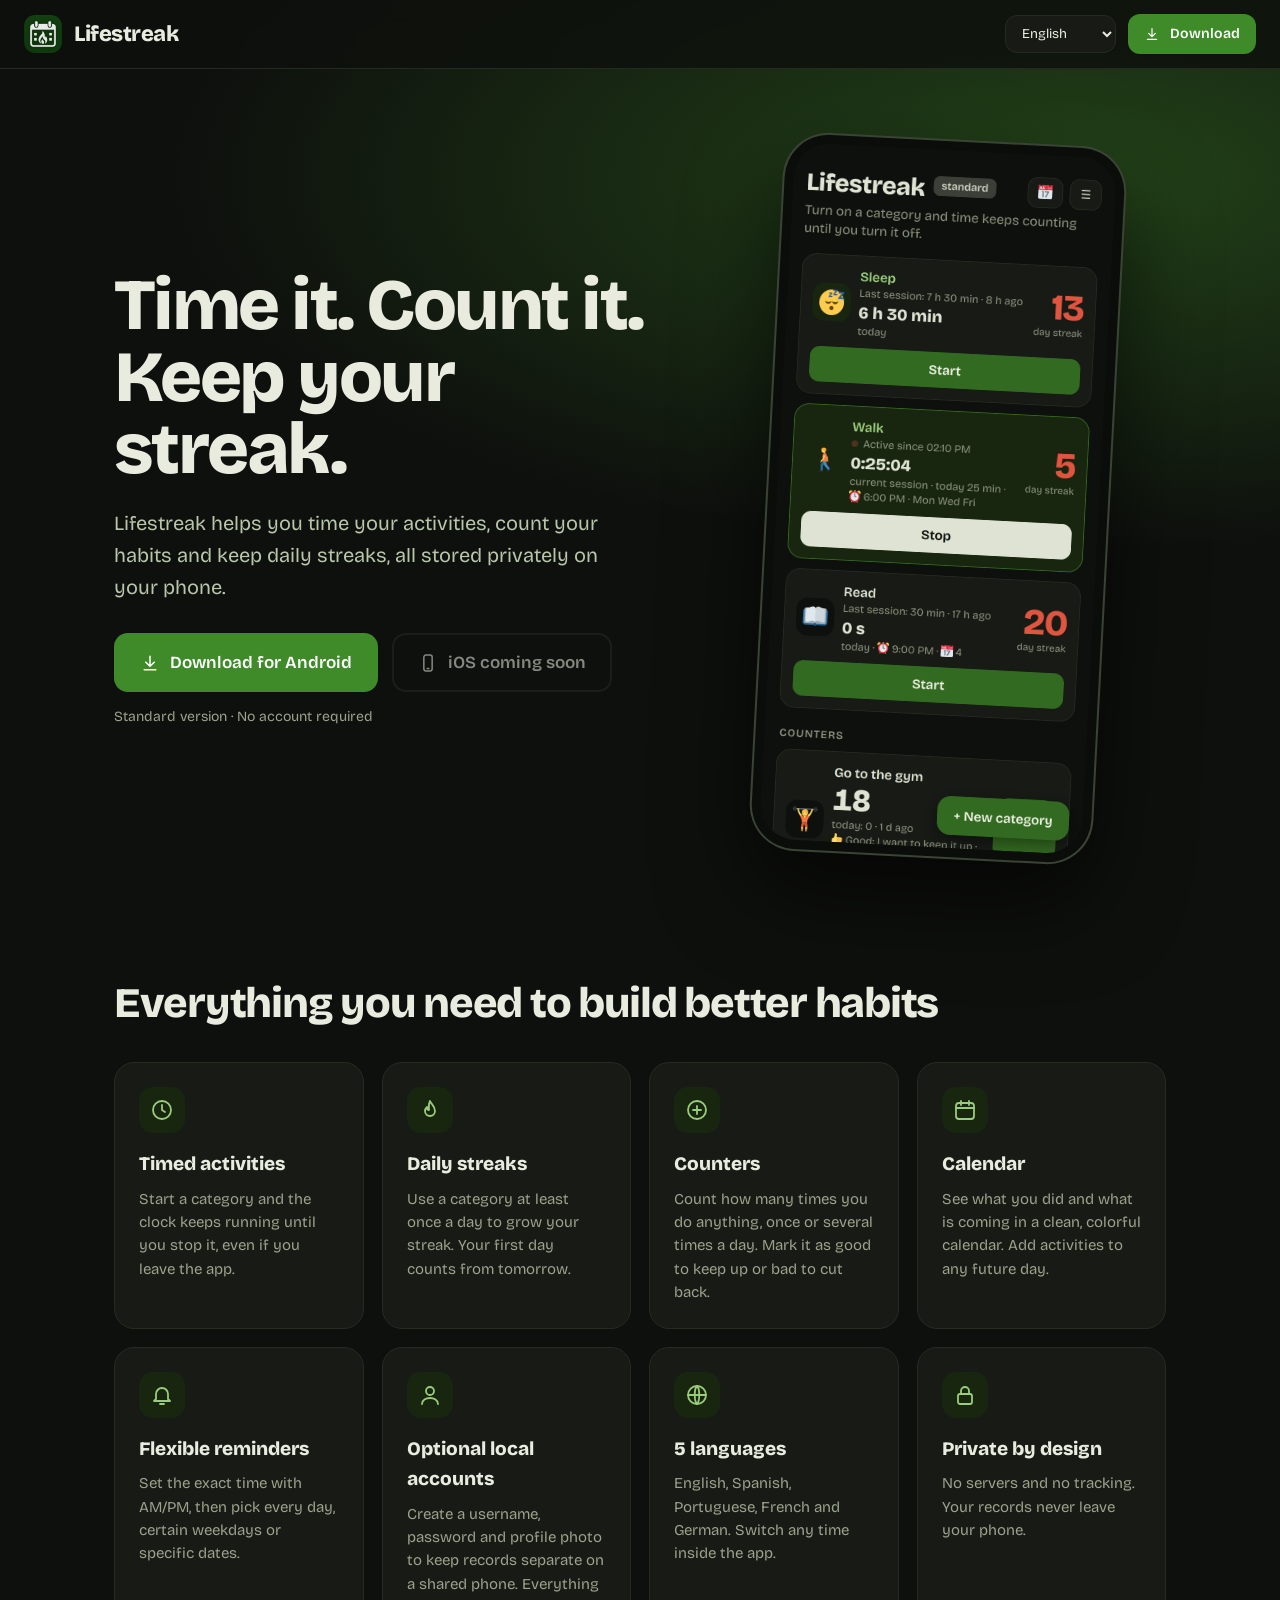
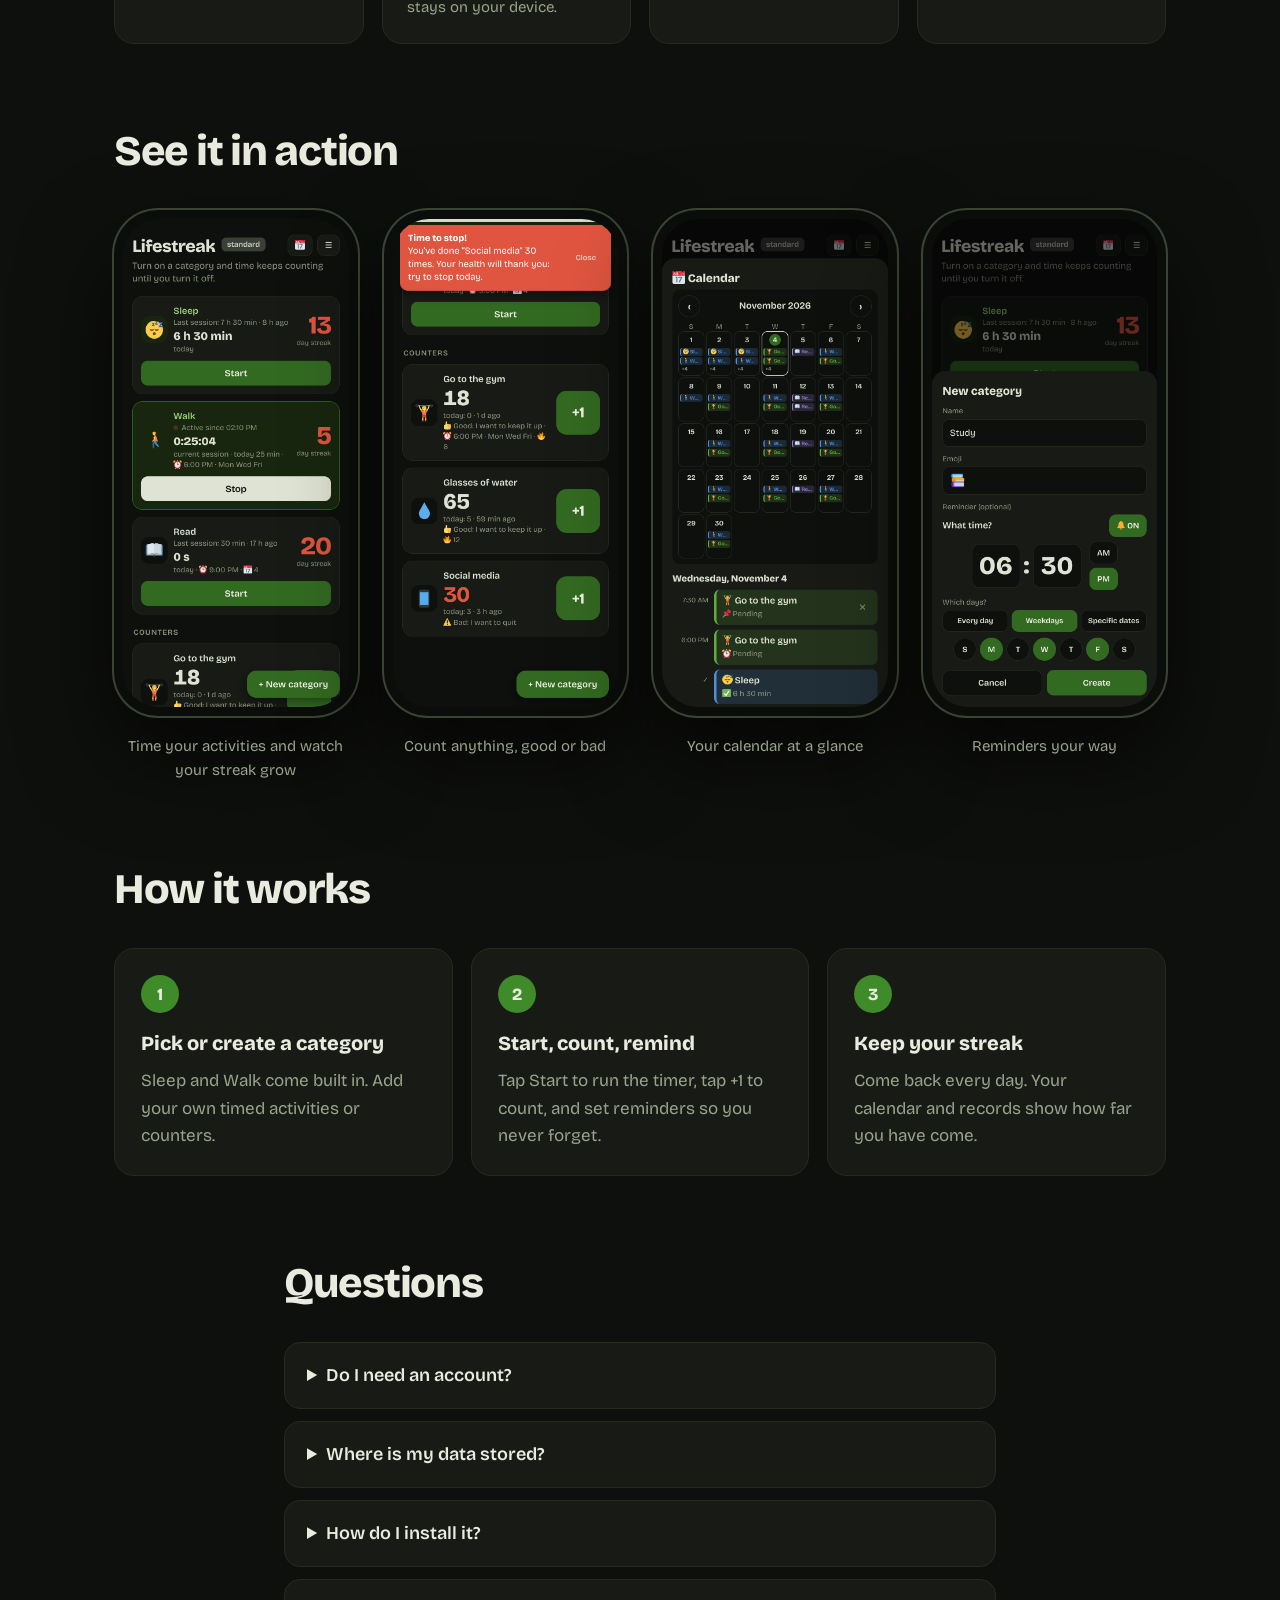
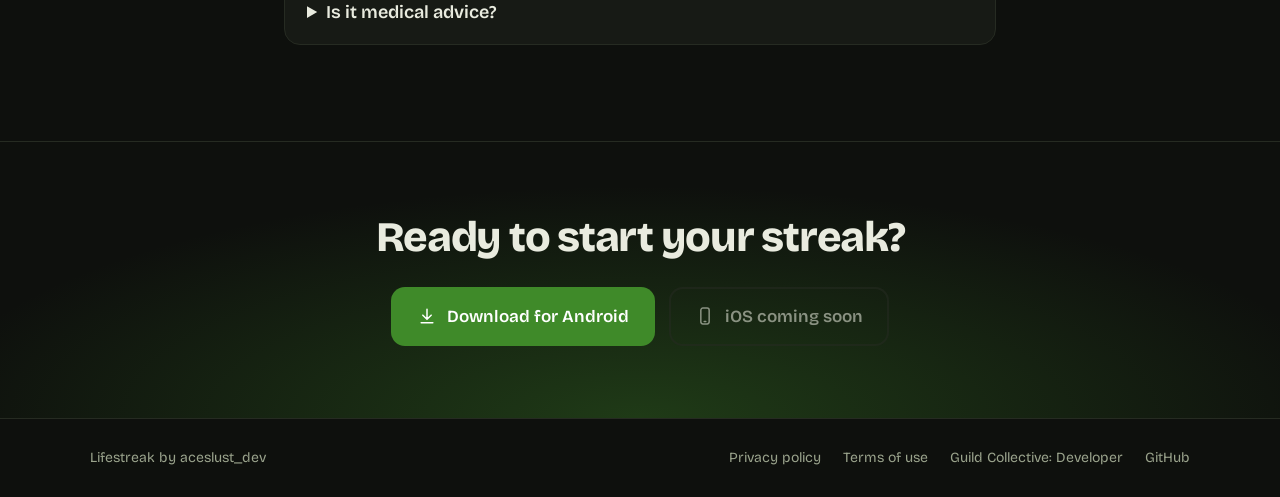
<file: index.html>
<!doctype html>
<html lang="en">
<head>
<meta charset="utf-8">
<meta name="viewport" content="width=device-width,initial-scale=1">
<title>Lifestreak: Time it. Count it. Keep your streak.</title>
<meta name="description" content="Lifestreak helps you time your activities, count your habits and keep daily streaks, all stored privately on your phone.">
<meta property="og:type" content="website">
<meta property="og:title" content="Lifestreak: Time it. Count it. Keep your streak.">
<meta property="og:description" content="Lifestreak helps you time your activities, count your habits and keep daily streaks, all stored privately on your phone.">
<meta property="og:image" content="https://acesdevfr.github.io/Lifestreak/assets/og.png">
<meta name="twitter:card" content="summary_large_image">
<meta name="theme-color" content="#0e100d">
<link rel="icon" href="assets/favicon.png">
<link rel="apple-touch-icon" href="assets/apple-touch-icon.png">
<link rel="stylesheet" href="style.css">
</head>
<body data-title="home">
<header class="top"><a class="brand" href="./"><img src="assets/icon.png" alt=""><span>Lifestreak</span></a>
<div class="right"><select id="lang" aria-label="Language"><option value="en">English</option><option value="es">Español</option><option value="pt">Português</option><option value="fr">Français</option><option value="de">Deutsch</option></select>
<a class="btn sm" href="./#download"><svg viewBox="0 0 24 24" fill="none" stroke="currentColor" stroke-width="1.8" stroke-linecap="round" stroke-linejoin="round" aria-hidden="true"><path d="M12 4v11M7 11l5 5 5-5M5 20h14"/></svg><span data-i="dl">Download</span></a></div></header>
<main>
<section class="hero"><div class="txt"><h1 data-i="hero_t">Time it. Count it. Keep your streak.</h1><p class="lead" data-i="hero_s">Lifestreak helps you time your activities, count your habits and keep daily streaks, all stored privately on your phone.</p>
<div class="cta"><a class="btn" data-link="android" href="https://github.com/acesdevfr/Lifestreak/releases/latest"><svg viewBox="0 0 24 24" fill="none" stroke="currentColor" stroke-width="1.8" stroke-linecap="round" stroke-linejoin="round" aria-hidden="true"><path d="M12 4v11M7 11l5 5 5-5M5 20h14"/></svg><span data-i="dl_btn">Download for Android</span></a><a class="btn alt" data-link="ios" href="https://apps.apple.com/"><svg viewBox="0 0 24 24" fill="none" stroke="currentColor" stroke-width="1.8" stroke-linecap="round" stroke-linejoin="round" aria-hidden="true"><rect x="7" y="2.5" width="10" height="19" rx="2.5"/><path d="M11 18.5h2"/></svg><span data-i="dl_ios">Download for iOS</span></a></div><p class="note" data-i="hero_n">Standard version · No account required</p></div>
<div class="ph"><div class="phone"><img src="assets/screen-1.png" alt="Lifestreak home screen" loading="lazy"></div></div></section>
<section id="features" class="wrap"><h2 data-i="feat_t">Everything you need to build better habits</h2><div class="grid"><article class="card"><div class="ico"><svg viewBox="0 0 24 24" fill="none" stroke="currentColor" stroke-width="1.8" stroke-linecap="round" stroke-linejoin="round" aria-hidden="true"><circle cx="12" cy="12" r="9"/><path d="M12 7v5l3 2"/></svg></div><h3 data-i="f1_t">Timed activities</h3><p data-i="f1_d">Start a category and the clock keeps running until you stop it, even if you leave the app.</p></article><article class="card"><div class="ico"><svg viewBox="0 0 24 24" fill="none" stroke="currentColor" stroke-width="1.8" stroke-linecap="round" stroke-linejoin="round" aria-hidden="true"><path d="M12 3c1 3 5 5 5 10a5 5 0 0 1-10 0c0-2 1-3 2-4 0 2 1 3 2 3 0-3-1-5 1-9z"/></svg></div><h3 data-i="f2_t">Daily streaks</h3><p data-i="f2_d">Use a category at least once a day to grow your streak. Your first day counts from tomorrow.</p></article><article class="card"><div class="ico"><svg viewBox="0 0 24 24" fill="none" stroke="currentColor" stroke-width="1.8" stroke-linecap="round" stroke-linejoin="round" aria-hidden="true"><circle cx="12" cy="12" r="9"/><path d="M12 8v8M8 12h8"/></svg></div><h3 data-i="f3_t">Counters</h3><p data-i="f3_d">Count how many times you do anything, once or several times a day. Mark it as good to keep up or bad to cut back.</p></article><article class="card"><div class="ico"><svg viewBox="0 0 24 24" fill="none" stroke="currentColor" stroke-width="1.8" stroke-linecap="round" stroke-linejoin="round" aria-hidden="true"><rect x="3" y="5" width="18" height="16" rx="3"/><path d="M3 10h18M8 3v4M16 3v4"/></svg></div><h3 data-i="f4_t">Calendar</h3><p data-i="f4_d">See what you did and what is coming in a clean, colorful calendar. Add activities to any future day.</p></article><article class="card"><div class="ico"><svg viewBox="0 0 24 24" fill="none" stroke="currentColor" stroke-width="1.8" stroke-linecap="round" stroke-linejoin="round" aria-hidden="true"><path d="M6 16v-5a6 6 0 1 1 12 0v5l2 2H4z"/><path d="M10 21h4"/></svg></div><h3 data-i="f5_t">Flexible reminders</h3><p data-i="f5_d">Set the exact time with AM/PM, then pick every day, certain weekdays or specific dates.</p></article><article class="card"><div class="ico"><svg viewBox="0 0 24 24" fill="none" stroke="currentColor" stroke-width="1.8" stroke-linecap="round" stroke-linejoin="round" aria-hidden="true"><circle cx="12" cy="8" r="4"/><path d="M4 21c0-4 4-6 8-6s8 2 8 6"/></svg></div><h3 data-i="f6_t">Optional local accounts</h3><p data-i="f6_d">Create a username, password and profile photo to keep records separate on a shared phone. Everything stays on your device.</p></article><article class="card"><div class="ico"><svg viewBox="0 0 24 24" fill="none" stroke="currentColor" stroke-width="1.8" stroke-linecap="round" stroke-linejoin="round" aria-hidden="true"><circle cx="12" cy="12" r="9"/><path d="M3 12h18M12 3c3 3 3 15 0 18M12 3c-3 3-3 15 0 18"/></svg></div><h3 data-i="f7_t">5 languages</h3><p data-i="f7_d">English, Spanish, Portuguese, French and German. Switch any time inside the app.</p></article><article class="card"><div class="ico"><svg viewBox="0 0 24 24" fill="none" stroke="currentColor" stroke-width="1.8" stroke-linecap="round" stroke-linejoin="round" aria-hidden="true"><rect x="5" y="11" width="14" height="10" rx="2"/><path d="M8 11V8a4 4 0 0 1 8 0v3"/></svg></div><h3 data-i="f8_t">Private by design</h3><p data-i="f8_d">No servers and no tracking. Your records never leave your phone.</p></article></div></section>
<section id="screens" class="wrap"><h2 data-i="scr_t">See it in action</h2><div class="shots"><figure><div class="phone"><img src="assets/screen-1.png" alt="Time your activities and watch your streak grow" loading="lazy"></div><figcaption data-i="c1">Time your activities and watch your streak grow</figcaption></figure><figure><div class="phone"><img src="assets/screen-2.png" alt="Count anything, good or bad" loading="lazy"></div><figcaption data-i="c2">Count anything, good or bad</figcaption></figure><figure><div class="phone"><img src="assets/screen-3.png" alt="Your calendar at a glance" loading="lazy"></div><figcaption data-i="c3">Your calendar at a glance</figcaption></figure><figure><div class="phone"><img src="assets/screen-4.png" alt="Reminders your way" loading="lazy"></div><figcaption data-i="c4">Reminders your way</figcaption></figure></div></section>
<section id="how" class="wrap"><h2 data-i="how_t">How it works</h2><div class="steps"><div class="step"><span class="num">1</span><h3 data-i="s1_t">Pick or create a category</h3><p data-i="s1_d">Sleep and Walk come built in. Add your own timed activities or counters.</p></div><div class="step"><span class="num">2</span><h3 data-i="s2_t">Start, count, remind</h3><p data-i="s2_d">Tap Start to run the timer, tap +1 to count, and set reminders so you never forget.</p></div><div class="step"><span class="num">3</span><h3 data-i="s3_t">Keep your streak</h3><p data-i="s3_d">Come back every day. Your calendar and records show how far you have come.</p></div></div></section>
<section id="faq" class="wrap narrow"><h2 data-i="faq_t">Questions</h2><details><summary data-i="q1">Do I need an account?</summary><p data-i="a1">No. Accounts are optional and are stored only on your device.</p></details><details><summary data-i="q2">Where is my data stored?</summary><p data-i="a2">Only on your phone. Lifestreak has no servers or databases.</p></details><details><summary data-i="q3">How do I install it?</summary><p data-i="a3">Download the APK and open it. If Android asks, allow installs from your browser or file manager, then install. The iOS version is coming soon.</p></details><details><summary data-i="q4">Is it medical advice?</summary><p data-i="a4">No. Lifestreak is a habit tool, not medical or psychological advice. If something affects your health, talk to a professional.</p></details></section>
<section class="final" id="download"><div class="wrap"><h2 data-i="cta_t">Ready to start your streak?</h2><div class="cta center"><a class="btn" data-link="android" href="https://github.com/acesdevfr/Lifestreak/releases/latest"><svg viewBox="0 0 24 24" fill="none" stroke="currentColor" stroke-width="1.8" stroke-linecap="round" stroke-linejoin="round" aria-hidden="true"><path d="M12 4v11M7 11l5 5 5-5M5 20h14"/></svg><span data-i="dl_btn">Download for Android</span></a><a class="btn alt" data-link="ios" href="https://apps.apple.com/"><svg viewBox="0 0 24 24" fill="none" stroke="currentColor" stroke-width="1.8" stroke-linecap="round" stroke-linejoin="round" aria-hidden="true"><rect x="7" y="2.5" width="10" height="19" rx="2.5"/><path d="M11 18.5h2"/></svg><span data-i="dl_ios">Download for iOS</span></a></div></div></section>
</main>
<footer><div class="fin"><span>Lifestreak by aceslust_dev</span><nav><a href="privacy.html" data-i="pp">Privacy policy</a><a href="terms.html" data-i="tos">Terms of use</a><a href="https://acesdevfr.github.io/">Guild Collective: Developer</a><a href="https://github.com/acesdevfr/Lifestreak">GitHub</a></nav></div></footer>
<script src="config.js"></script>
<script src="i18n.js"></script>
</body></html>
</file>
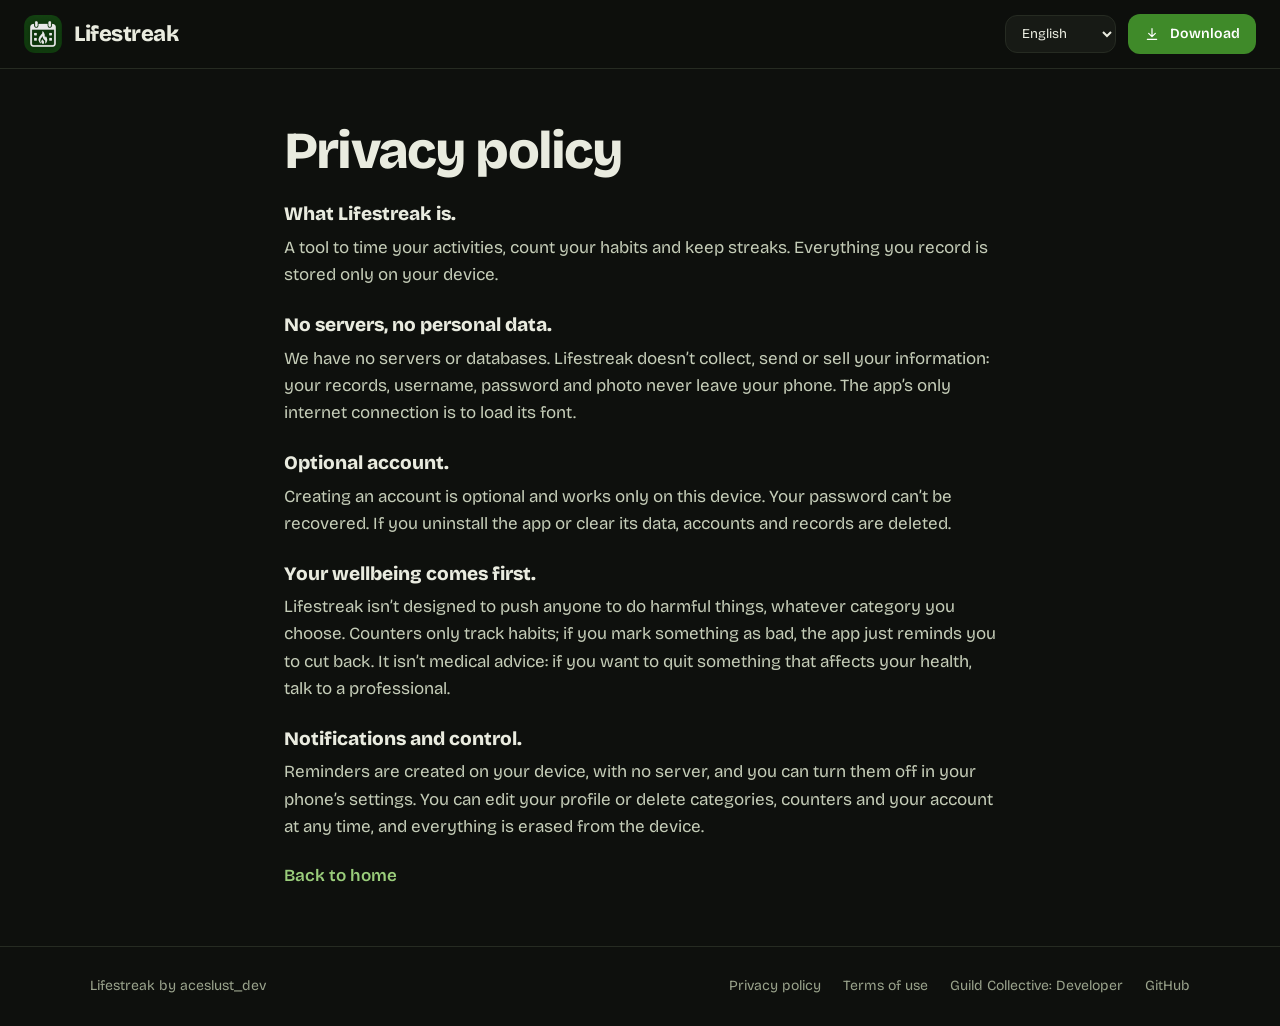
<file: privacy.html>
<!doctype html>
<html lang="en">
<head>
<meta charset="utf-8">
<meta name="viewport" content="width=device-width,initial-scale=1">
<title>Privacy policy · Lifestreak</title>
<meta name="description" content="What Lifestreak is. A tool to time your activities, count your habits and keep streaks. Everything you record is stored only on your device.">
<meta property="og:type" content="website">
<meta property="og:title" content="Privacy policy · Lifestreak">
<meta property="og:description" content="What Lifestreak is. A tool to time your activities, count your habits and keep streaks. Everything you record is stored only on your device.">
<meta property="og:image" content="https://acesdevfr.github.io/Lifestreak/assets/og.png">
<meta name="twitter:card" content="summary_large_image">
<meta name="theme-color" content="#0e100d">
<link rel="icon" href="assets/favicon.png">
<link rel="apple-touch-icon" href="assets/apple-touch-icon.png">
<link rel="stylesheet" href="style.css">
</head>
<body data-title="pp">
<header class="top"><a class="brand" href="./"><img src="assets/icon.png" alt=""><span>Lifestreak</span></a>
<div class="right"><select id="lang" aria-label="Language"><option value="en">English</option><option value="es">Español</option><option value="pt">Português</option><option value="fr">Français</option><option value="de">Deutsch</option></select>
<a class="btn sm" href="./#download"><svg viewBox="0 0 24 24" fill="none" stroke="currentColor" stroke-width="1.8" stroke-linecap="round" stroke-linejoin="round" aria-hidden="true"><path d="M12 4v11M7 11l5 5 5-5M5 20h14"/></svg><span data-i="dl">Download</span></a></div></header>
<main class="doc wrap narrow"><h1 data-i="pp">Privacy policy</h1><p class="pp" data-i="pp1"><b>What Lifestreak is.</b> A tool to time your activities, count your habits and keep streaks. Everything you record is stored only on your device.</p><p class="pp" data-i="pp2"><b>No servers, no personal data.</b> We have no servers or databases. Lifestreak doesn’t collect, send or sell your information: your records, username, password and photo never leave your phone. The app’s only internet connection is to load its font.</p><p class="pp" data-i="pp3"><b>Optional account.</b> Creating an account is optional and works only on this device. Your password can’t be recovered. If you uninstall the app or clear its data, accounts and records are deleted.</p><p class="pp" data-i="pp4"><b>Your wellbeing comes first.</b> Lifestreak isn’t designed to push anyone to do harmful things, whatever category you choose. Counters only track habits; if you mark something as bad, the app just reminds you to cut back. It isn’t medical advice: if you want to quit something that affects your health, talk to a professional.</p><p class="pp" data-i="pp5"><b>Notifications and control.</b> Reminders are created on your device, with no server, and you can turn them off in your phone’s settings. You can edit your profile or delete categories, counters and your account at any time, and everything is erased from the device.</p><p><a class="back" href="./" data-i="back">Back to home</a></p></main>
<footer><div class="fin"><span>Lifestreak by aceslust_dev</span><nav><a href="privacy.html" data-i="pp">Privacy policy</a><a href="terms.html" data-i="tos">Terms of use</a><a href="https://acesdevfr.github.io/">Guild Collective: Developer</a><a href="https://github.com/acesdevfr/Lifestreak">GitHub</a></nav></div></footer>
<script src="config.js"></script>
<script src="i18n.js"></script>
</body></html>
</file>
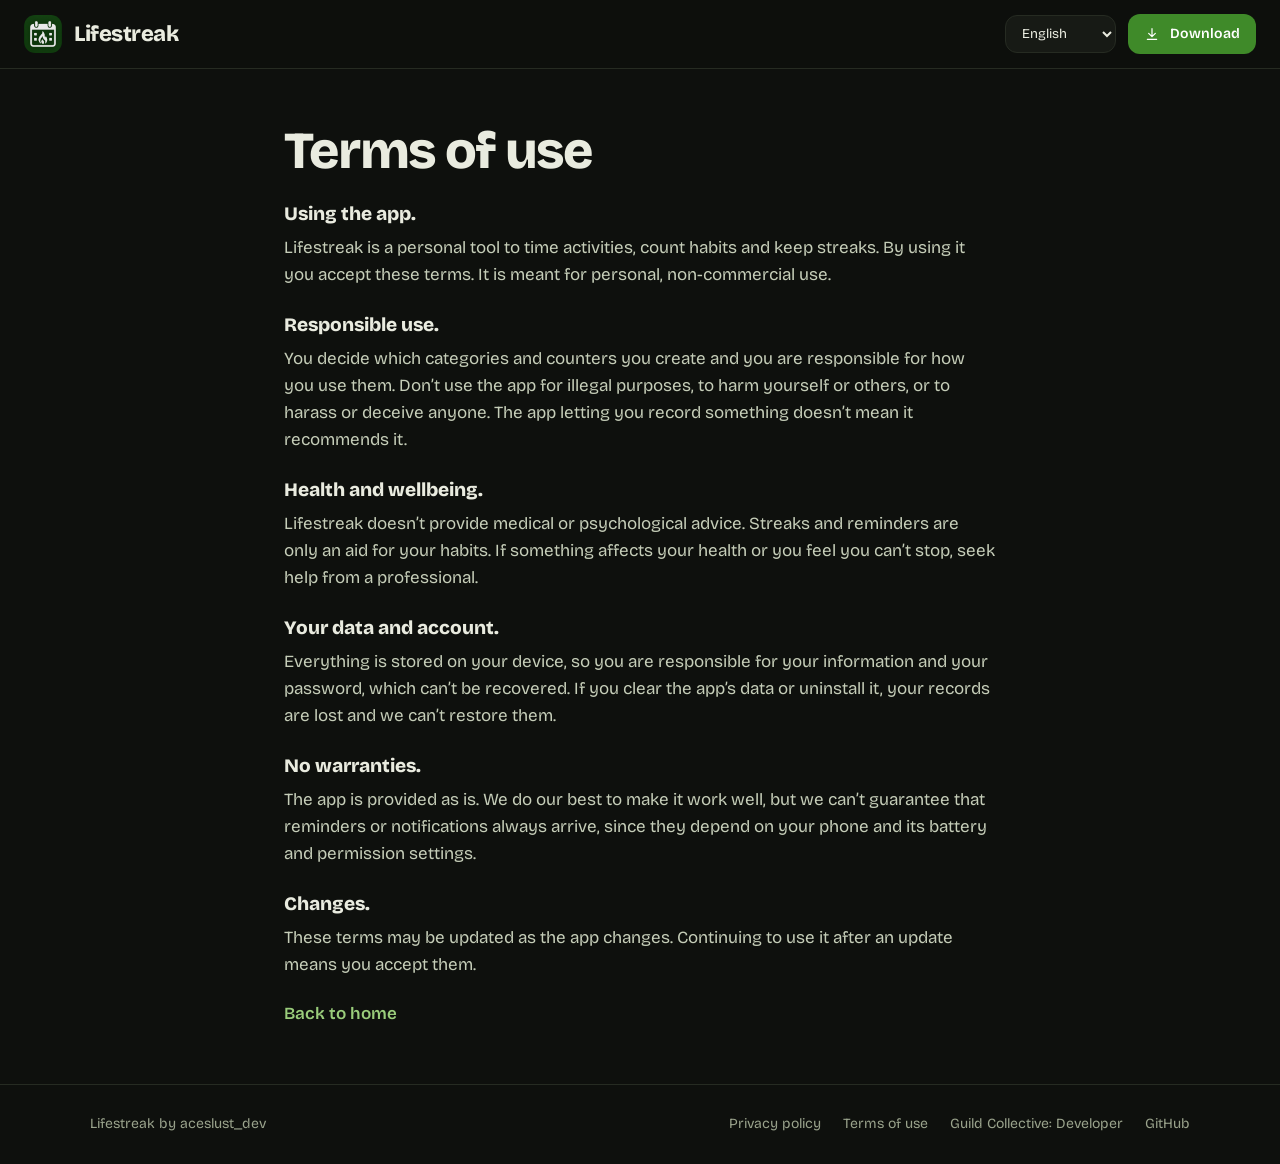
<file: terms.html>
<!doctype html>
<html lang="en">
<head>
<meta charset="utf-8">
<meta name="viewport" content="width=device-width,initial-scale=1">
<title>Terms of use · Lifestreak</title>
<meta name="description" content="Using the app. Lifestreak is a personal tool to time activities, count habits and keep streaks. By using it you accept these terms. It is meant for personal, non-commercial use.">
<meta property="og:type" content="website">
<meta property="og:title" content="Terms of use · Lifestreak">
<meta property="og:description" content="Using the app. Lifestreak is a personal tool to time activities, count habits and keep streaks. By using it you accept these terms. It is meant for personal, non-commercial use.">
<meta property="og:image" content="https://acesdevfr.github.io/Lifestreak/assets/og.png">
<meta name="twitter:card" content="summary_large_image">
<meta name="theme-color" content="#0e100d">
<link rel="icon" href="assets/favicon.png">
<link rel="apple-touch-icon" href="assets/apple-touch-icon.png">
<link rel="stylesheet" href="style.css">
</head>
<body data-title="tos">
<header class="top"><a class="brand" href="./"><img src="assets/icon.png" alt=""><span>Lifestreak</span></a>
<div class="right"><select id="lang" aria-label="Language"><option value="en">English</option><option value="es">Español</option><option value="pt">Português</option><option value="fr">Français</option><option value="de">Deutsch</option></select>
<a class="btn sm" href="./#download"><svg viewBox="0 0 24 24" fill="none" stroke="currentColor" stroke-width="1.8" stroke-linecap="round" stroke-linejoin="round" aria-hidden="true"><path d="M12 4v11M7 11l5 5 5-5M5 20h14"/></svg><span data-i="dl">Download</span></a></div></header>
<main class="doc wrap narrow"><h1 data-i="tos">Terms of use</h1><p class="pp" data-i="tos1"><b>Using the app.</b> Lifestreak is a personal tool to time activities, count habits and keep streaks. By using it you accept these terms. It is meant for personal, non-commercial use.</p><p class="pp" data-i="tos2"><b>Responsible use.</b> You decide which categories and counters you create and you are responsible for how you use them. Don’t use the app for illegal purposes, to harm yourself or others, or to harass or deceive anyone. The app letting you record something doesn’t mean it recommends it.</p><p class="pp" data-i="tos3"><b>Health and wellbeing.</b> Lifestreak doesn’t provide medical or psychological advice. Streaks and reminders are only an aid for your habits. If something affects your health or you feel you can’t stop, seek help from a professional.</p><p class="pp" data-i="tos4"><b>Your data and account.</b> Everything is stored on your device, so you are responsible for your information and your password, which can’t be recovered. If you clear the app’s data or uninstall it, your records are lost and we can’t restore them.</p><p class="pp" data-i="tos5"><b>No warranties.</b> The app is provided as is. We do our best to make it work well, but we can’t guarantee that reminders or notifications always arrive, since they depend on your phone and its battery and permission settings.</p><p class="pp" data-i="tos6"><b>Changes.</b> These terms may be updated as the app changes. Continuing to use it after an update means you accept them.</p><p><a class="back" href="./" data-i="back">Back to home</a></p></main>
<footer><div class="fin"><span>Lifestreak by aceslust_dev</span><nav><a href="privacy.html" data-i="pp">Privacy policy</a><a href="terms.html" data-i="tos">Terms of use</a><a href="https://acesdevfr.github.io/">Guild Collective: Developer</a><a href="https://github.com/acesdevfr/Lifestreak">GitHub</a></nav></div></footer>
<script src="config.js"></script>
<script src="i18n.js"></script>
</body></html>
</file>
<file: style.css>
@font-face{font-family:"Bricolage Grotesque";font-weight:400;font-display:swap;src:url(assets/fonts/bricolage-400.woff2) format("woff2")}
@font-face{font-family:"Bricolage Grotesque";font-weight:600;font-display:swap;src:url(assets/fonts/bricolage-600.woff2) format("woff2")}
@font-face{font-family:"Bricolage Grotesque";font-weight:800;font-display:swap;src:url(assets/fonts/bricolage-800.woff2) format("woff2")}
:root{--bg:#0e100d;--card:#171a15;--bd:#262b22;--tx:#e9ebdf;--mu:#9aa38c;--ac:#3f8a29;--lt:#9acd7b;color-scheme:dark}
*{box-sizing:border-box}html{scroll-behavior:smooth;overflow-x:clip}
body{overflow-x:clip;margin:0;background:var(--bg);color:var(--tx);font:400 17px/1.6 "Bricolage Grotesque",system-ui,sans-serif}
a{color:inherit;text-decoration:none}img{max-width:100%}
.wrap{max-width:1100px;margin:0 auto;padding:0 24px}.narrow{max-width:760px}
.top{position:sticky;top:0;z-index:10;display:flex;justify-content:space-between;align-items:center;padding:14px 24px;background:rgba(14,16,13,.82);backdrop-filter:blur(12px);border-bottom:1px solid var(--bd)}
.brand{display:flex;align-items:center;gap:12px;font-weight:800;font-size:22px;letter-spacing:-.02em}.brand img{width:38px;height:38px;border-radius:11px}
.right{display:flex;align-items:center;gap:12px}
select{background:var(--card);color:var(--tx);border:1px solid var(--bd);border-radius:12px;padding:9px 12px;font:600 14px inherit;font-family:inherit}
.btn{display:inline-flex;align-items:center;gap:10px;padding:16px 26px;border-radius:14px;background:var(--ac);color:#fff;font-weight:600;font-size:17px;transition:transform .15s,filter .15s}
.btn:hover{filter:brightness(1.12);transform:translateY(-2px)}.btn:active{transform:scale(.97)}
.btn.sm{padding:9px 16px;font-size:14px;border-radius:12px}.btn svg{width:20px;height:20px}.btn.sm svg{width:16px;height:16px}
.hero{display:grid;grid-template-columns:1.1fr .9fr;gap:40px;align-items:center;max-width:1100px;margin:0 auto;padding:72px 24px 40px;position:relative}
.hero::before{content:"";position:absolute;inset:-120px -40vw auto -40vw;height:760px;background:radial-gradient(60% 70% at 70% 30%,rgba(63,138,41,.42),transparent 70%);z-index:-1}
h1{font-size:clamp(40px,6vw,72px);line-height:1;font-weight:800;letter-spacing:-.035em;margin:0 0 22px}
.lead{font-size:20px;color:#b8c6aa;margin:0 0 30px;max-width:520px}.note{color:var(--mu);font-size:14px;margin:14px 0 0}
.phone{width:100%;max-width:330px;margin:0 auto;padding:9px;border-radius:44px;background:#0b0d0a;box-shadow:0 0 0 2px #3a4434,0 40px 90px rgba(0,0,0,.6)}
.phone img{display:block;width:100%;height:auto;border-radius:36px}
.ph .phone{max-width:340px;transform:rotate(3deg)}
section.wrap{padding-top:84px}h2{font-size:clamp(28px,4vw,42px);letter-spacing:-.03em;line-height:1.1;margin:0 0 36px;font-weight:800}
.grid{display:grid;grid-template-columns:repeat(4,1fr);gap:18px}
.card{background:var(--card);border:1px solid var(--bd);border-radius:20px;padding:24px;transition:transform .2s,border-color .2s}.card:hover{transform:translateY(-4px);border-color:#3b5a2f}
.card h3{margin:16px 0 8px;font-size:19px}.card p{margin:0;color:var(--mu);font-size:15px;line-height:1.55}
.ico{width:46px;height:46px;border-radius:14px;background:#18260f;color:var(--lt);display:grid;place-items:center}.ico svg{width:24px;height:24px}
.shots{display:grid;grid-template-columns:repeat(4,1fr);gap:26px}.shots figure{margin:0;text-align:center}
.shots figcaption{margin-top:18px;color:var(--mu);font-size:15px;padding:0 6px}
.steps{display:grid;grid-template-columns:repeat(3,1fr);gap:18px}.step{background:var(--card);border:1px solid var(--bd);border-radius:20px;padding:26px}
.step h3{margin:14px 0 8px;font-size:20px}.step p{margin:0;color:var(--mu)}
.num{display:inline-grid;place-items:center;width:38px;height:38px;border-radius:50%;background:var(--ac);font-weight:800}
details{background:var(--card);border:1px solid var(--bd);border-radius:16px;padding:18px 22px;margin-bottom:12px}
summary{cursor:pointer;font-weight:600;font-size:18px}details p{margin:12px 0 0;color:var(--mu)}
.final{margin-top:96px;padding:72px 0;text-align:center;background:radial-gradient(80% 120% at 50% 100%,rgba(63,138,41,.35),transparent 70%);border-top:1px solid var(--bd)}
.final h2{margin-bottom:26px}
footer{border-top:1px solid var(--bd);padding:28px 24px;color:var(--mu);font-size:14px}
.fin{max-width:1100px;margin:0 auto;display:flex;justify-content:space-between;gap:16px;flex-wrap:wrap}.fin nav{display:flex;gap:22px}.fin a:hover{color:var(--tx)}
.doc{padding-top:56px;padding-bottom:40px}.doc h1{font-size:clamp(34px,5vw,52px)}
.pp{color:#c5cdb8;margin:0 0 22px;font-size:17px}.pp b{color:var(--tx);display:block;font-size:19px;margin-bottom:4px}
.back{color:var(--lt);font-weight:600}

.cta{display:flex;gap:14px;flex-wrap:wrap}.cta.center{justify-content:center}
.btn.alt{background:transparent;box-shadow:inset 0 0 0 2px var(--ac);color:var(--tx)}
.btn.off{opacity:.55;pointer-events:none;box-shadow:inset 0 0 0 2px var(--bd)}
@media(max-width:900px){
 .hero{grid-template-columns:1fr;padding-top:44px}.ph .phone{transform:none}
 .grid{grid-template-columns:repeat(2,1fr)}.steps{grid-template-columns:1fr}
 .shots{display:flex;overflow-x:auto;scroll-snap-type:x mandatory;gap:18px;padding-bottom:14px}.shots figure{flex:0 0 68%;scroll-snap-align:center}
}
@media(max-width:560px){.grid{grid-template-columns:1fr}.top{padding:12px 16px}.btn.sm span{display:none}.btn.sm{padding:10px}}
@media(prefers-reduced-motion:reduce){*{transition:none!important;scroll-behavior:auto!important}}
</file>
